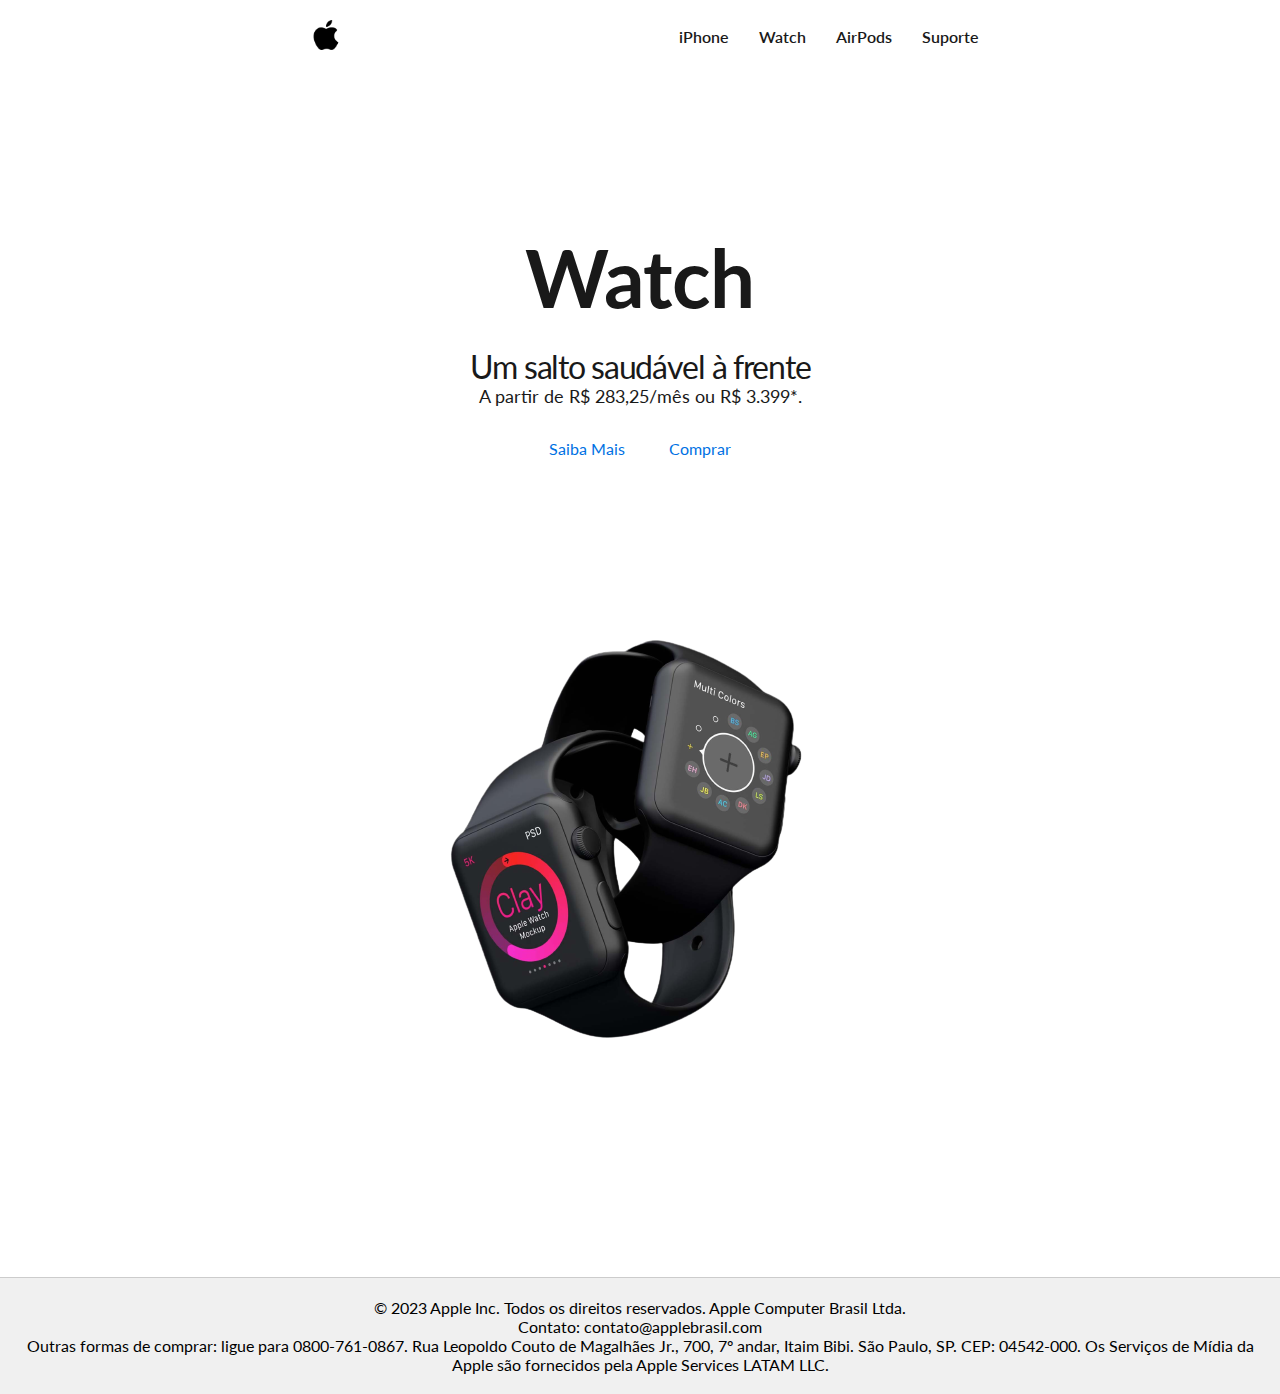
<file: index.html>
<!DOCTYPE html>
<html lang="pt-BR">
<head>
    <meta charset="UTF-8">
    <meta name="viewport" content="width=device-width, initial-scale=1.0">
    <link rel="preconnect" href="https://fonts.googleapis.com">
    <link rel="preconnect" href="https://fonts.gstatic.com" crossorigin>
    <link href="https://fonts.googleapis.com/css2?family=Lato:ital,wght@0,100;0,300;0,400;0,700;0,900;1,100;1,300;1,400;1,700;1,900&display=swap" rel="stylesheet">
    <link rel="stylesheet" href="./css/style.css">
    <title>Checkpoint-1</title>
</head>
<body>
    <header>
        <nav class="menu">
          <a href="index.html"
            ><img src="img/logo.png" alt="Logo Apple" class="logo" />
            <ul>
              <li><a href="iphone.html">iPhone</a></li>
              <li><a href="watch.html">Watch</a></li>
              <li><a href="airpods.html">AirPods</a></li>
              <li><a href="suporte.html">Suporte</a></li>
            </ul>
          </a>
        </nav>
      </header>
    <main>
        <section class="main-section">
            <div class="container">
                <div class="title">
                    <h1>Watch</h1>
                    <h2>Um salto saudável à frente</h2>
                    <p>A partir de R$ 283,25/mês ou R$ 3.399*.</p>
                </div>
                <div class="links">
                    <a href="watch.html" class="link">Saiba Mais</a>
                    <a href="watch.html" class="link">Comprar</a>
                </div>
            </div>
            <div class="main-img">
                <img src="img/apple watchbg.png" alt="apple watch">
            </div>
        </section>
    </main>
    <footer>
        <div class="footer">
            <p> &copy; 2023 Apple Inc. Todos os direitos reservados. Apple Computer Brasil Ltda.</p>
            <p>Contato: contato@applebrasil.com</p> 
            <p>Outras formas de comprar: ligue para 0800-761-0867. Rua Leopoldo Couto de Magalhães Jr., 700, 7º andar, Itaim Bibi. São Paulo, SP. CEP: 04542-000.
            Os Serviços de Mídia da Apple são fornecidos pela Apple Services LATAM LLC.</p>
        </div>
    </footer>
</body>
</html>
</file>
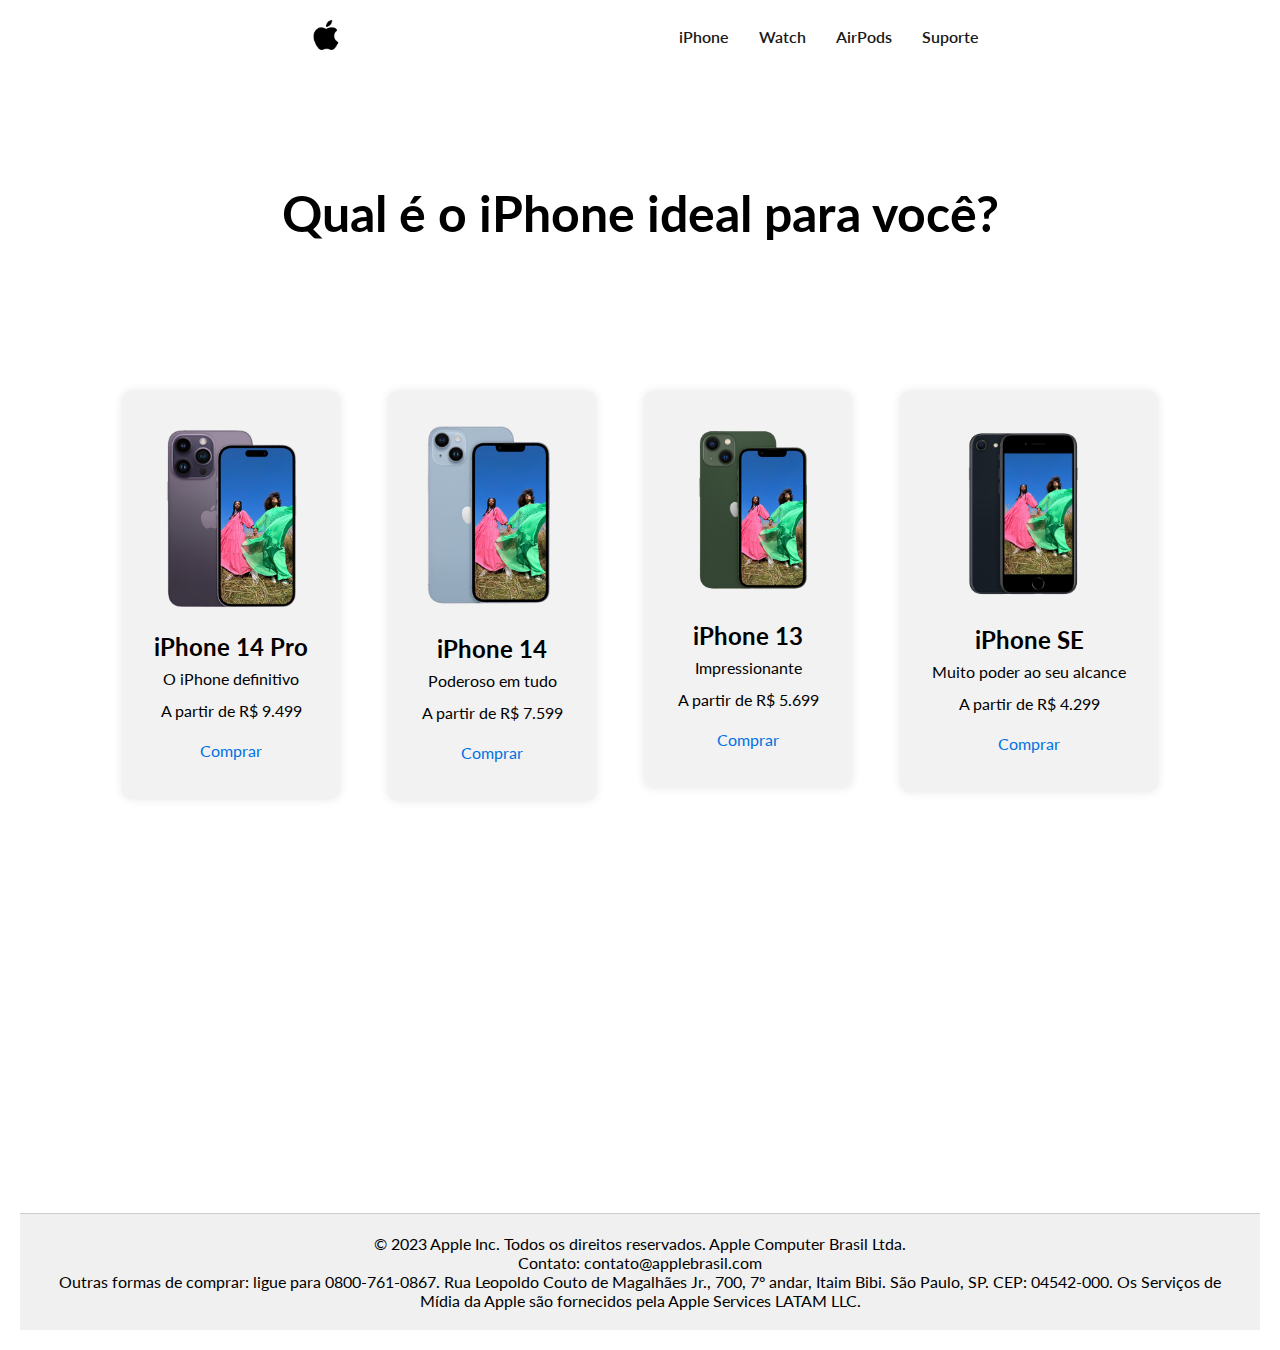
<file: iphone.html>
<!DOCTYPE html>
<html lang="pt-BR">
  <head>
    <meta charset="UTF-8" />
    <meta name="viewport" content="width=device-width, initial-scale=1.0" />
    <link rel="preconnect" href="https://fonts.googleapis.com" />
    <link rel="preconnect" href="https://fonts.gstatic.com" crossorigin />
    <link
      href="https://fonts.googleapis.com/css2?family=Lato:ital,wght@0,100;0,300;0,400;0,700;0,900;1,100;1,300;1,400;1,700;1,900&display=swap"
      rel="stylesheet"
    />
    <link rel="stylesheet" href="./css/iphone.css" />
    <title>Iphone-page</title>
  </head>
  <body>
    <header>
      <nav class="menu">
        <a href="index.html"
          ><img src="img/logo.png" alt="Logo Apple" class="logo" />
          <ul>
            <li><a href="iphone.html">iPhone</a></li>
            <li><a href="watch.html">Watch</a></li>
            <li><a href="airpods.html">AirPods</a></li>
            <li><a href="suporte.html">Suporte</a></li>
          </ul>
        </a>
      </nav>
    </header>
    <section>
      <h1>Qual é o iPhone ideal para você?</h1>
      <div class="container">
        <div class="content">
          <img src="img/iPhone pro.png" alt="iPhone 14 pro" />
          <h3>iPhone 14 Pro</h3>
          <span>O iPhone definitivo</span>
          <p>A partir de R$ 9.499</p>
          <a href="#">Comprar</a>
        </div>
        <div class="content">
          <img src="img/iphone-14.png" alt="iPhone 14" />
          <h3>iPhone 14</h3>
          <span>Poderoso em tudo</span>
          <p>A partir de R$ 7.599</p>
          <a href="#">Comprar</a>
        </div>
        <div class="content">
          <img src="img/iphone-13.png" alt="iPhone 13" />
          <h3>iPhone 13</h3>
          <span>Impressionante</span>
          <p>A partir de R$ 5.699</p>
          <a href="#">Comprar</a>
        </div>
        <div class="content">
          <img src="img/iphone-SE.png" alt="iPhone SE" />
          <h3>iPhone SE</h3>
          <span>Muito poder ao seu alcance</span>
          <p>A partir de R$ 4.299</p>
          <a href="#">Comprar</a>
        </div>
      </div>
    </section>
    <footer>
      <div class="footer">
          <p> &copy; 2023 Apple Inc. Todos os direitos reservados. Apple Computer Brasil Ltda.</p>
          <p>Contato: contato@applebrasil.com</p> 
          <p>Outras formas de comprar: ligue para 0800-761-0867. Rua Leopoldo Couto de Magalhães Jr., 700, 7º andar, Itaim Bibi. São Paulo, SP. CEP: 04542-000.
          Os Serviços de Mídia da Apple são fornecidos pela Apple Services LATAM LLC.</p>
      </div>
  </footer>
  </body>
</html>
</file>
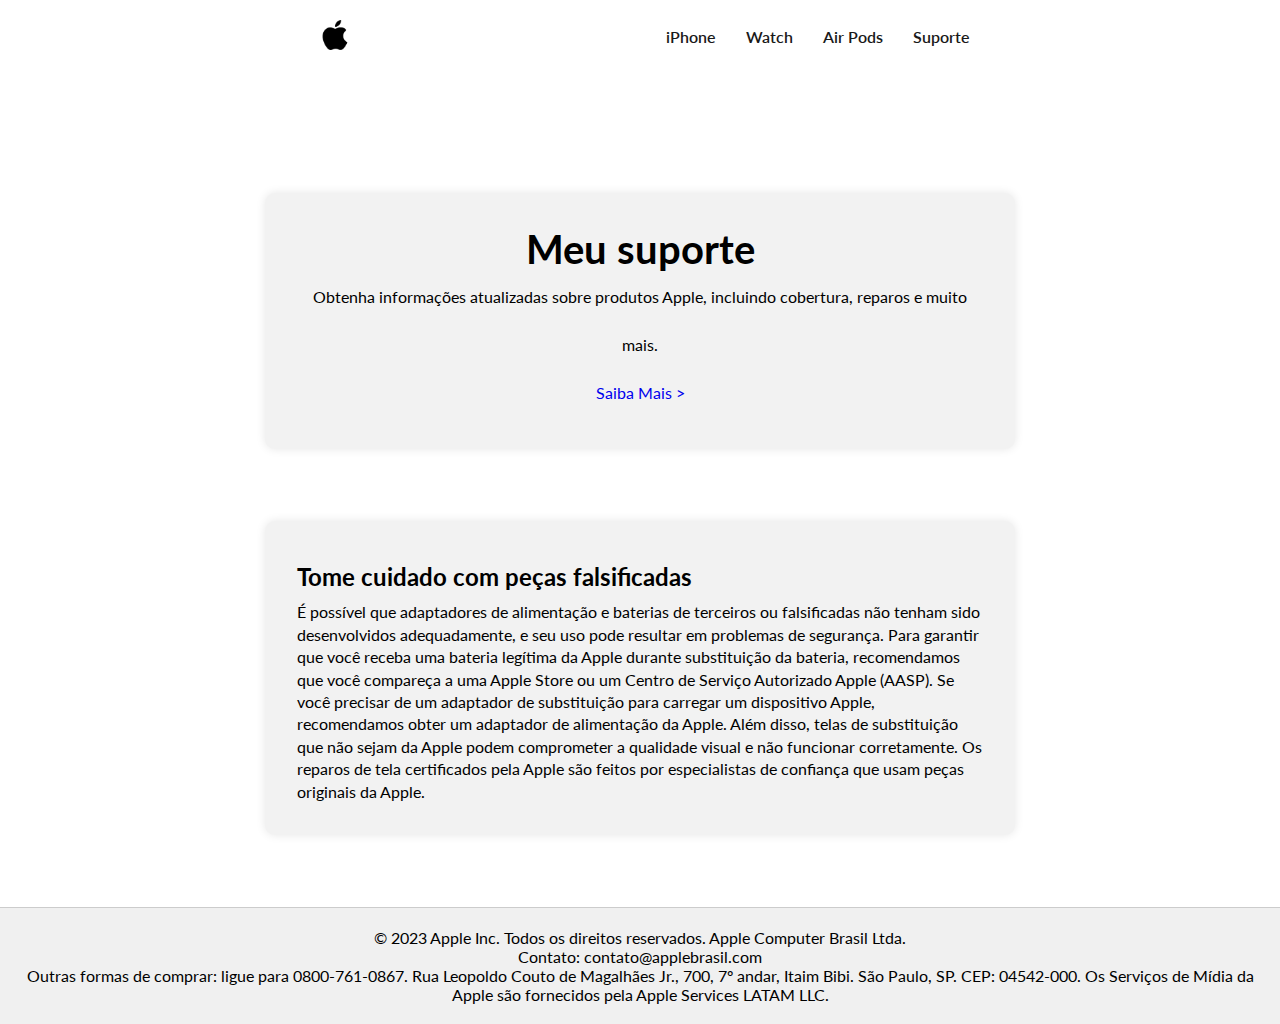
<file: suporte.html>
<!DOCTYPE html>
<html lang="pt-BR">
<head>
    <meta charset="UTF-8">
    <meta name="viewport" content="width=device-width, initial-scale=1.0">
    <link rel="preconnect" href="https://fonts.googleapis.com">
    <link rel="preconnect" href="https://fonts.gstatic.com" crossorigin>
    <link href="https://fonts.googleapis.com/css2?family=Lato:ital,wght@0,100;0,300;0,400;0,700;0,900;1,100;1,300;1,400;1,700;1,900&display=swap" rel="stylesheet">
    <link rel="stylesheet" href="./css/suporte.css">
    <title>Suporte-page</title>
</head>
<body>
    <header>
        <nav class="menu">
          <a href="index.html"
            ><img src="img/logo.png" alt="Logo da Apple" class="logo"
          /></a>
          <ul>
            <li><a href="iphone.html">iPhone</a></li>
            <li><a href="watch.html">Watch</a></li>
            <li><a href="airpods.html">Air Pods</a></li>
            <li><a href="suporte.html">Suporte</a></li>
          </ul>
        </nav>
      </header>
    <section>
        <div class="container">
            <div class="content">
              <h3>Meu suporte</h3>
              <p>Obtenha informações atualizadas sobre produtos Apple, incluindo cobertura, reparos e muito mais.</p>
              <a href="#">Saiba Mais ></a>
            </div>
        </div>
        <div class="container-text">
            <div class="content-text">
              <h3>Tome cuidado com peças falsificadas</h3>
              <p>É possível que adaptadores de alimentação e baterias de terceiros ou falsificadas não tenham sido desenvolvidos adequadamente, e seu uso pode resultar em problemas de segurança. Para garantir que você receba uma bateria legítima da Apple durante substituição da bateria, recomendamos que você compareça a uma Apple Store ou um Centro de Serviço Autorizado Apple (AASP). Se você precisar de um adaptador de substituição para carregar um dispositivo Apple, recomendamos obter um adaptador de alimentação da Apple.
                Além disso, telas de substituição que não sejam da Apple podem comprometer a qualidade visual e não funcionar corretamente. Os reparos de tela certificados pela Apple são feitos por especialistas de confiança que usam peças originais da Apple.</p>
            </div>
        </div>
    </section>
    <footer>
      <div class="footer">
          <p> &copy; 2023 Apple Inc. Todos os direitos reservados. Apple Computer Brasil Ltda.</p>
          <p>Contato: contato@applebrasil.com</p> 
          <p>Outras formas de comprar: ligue para 0800-761-0867. Rua Leopoldo Couto de Magalhães Jr., 700, 7º andar, Itaim Bibi. São Paulo, SP. CEP: 04542-000.
          Os Serviços de Mídia da Apple são fornecidos pela Apple Services LATAM LLC.</p>
      </div>
  </footer>
</body>
</html>
</file>
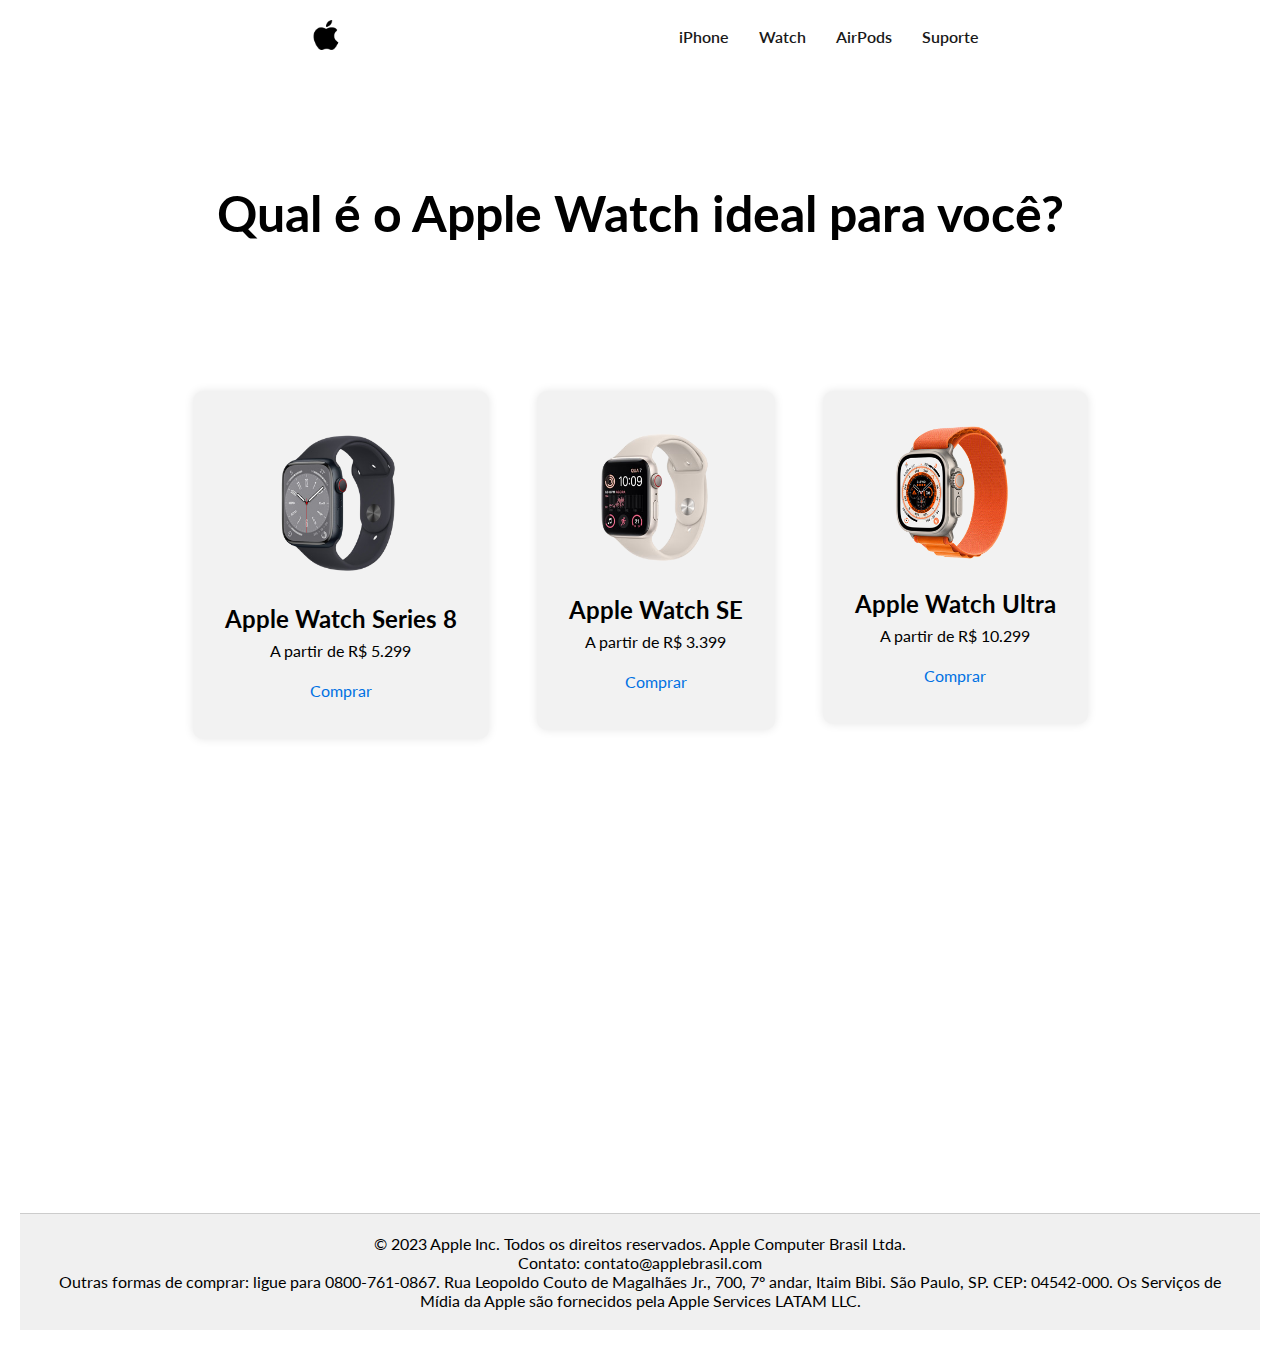
<file: watch.html>
<!DOCTYPE html>
<html lang="pt-BR">
<head>
    <meta charset="UTF-8">
    <meta name="viewport" content="width=device-width, initial-scale=1.0">
    <link rel="preconnect" href="https://fonts.googleapis.com">
    <link rel="preconnect" href="https://fonts.gstatic.com" crossorigin>
    <link href="https://fonts.googleapis.com/css2?family=Lato:ital,wght@0,100;0,300;0,400;0,700;0,900;1,100;1,300;1,400;1,700;1,900&display=swap" rel="stylesheet">
    <link rel="stylesheet" href="./css/watch.css">
    <title>Watch-page</title>
</head>
<body>
    <header>
        <nav class="menu">
          <a href="index.html"
            ><img src="img/logo.png" alt="Logo Apple" class="logo" />
            <ul>
              <li><a href="iphone.html">iPhone</a></li>
              <li><a href="watch.html">Watch</a></li>
              <li><a href="airpods.html">AirPods</a></li>
              <li><a href="suporte.html">Suporte</a></li>
            </ul>
          </a>
        </nav>
      </header>
      <section>
        <h1>Qual é o Apple Watch ideal para você?</h1>
        <div class="container">
          <div class="content">
            <img src="img/apple-watch-8.png" alt="Apple watch" />
            <h3>Apple Watch Series 8</h3>
            <p>A partir de R$ 5.299</p>
            <a href="#">Comprar</a>
          </div>
          <div class="content">
            <img src="img/apple-watch-SE.png" alt="Apple watch se" />
            <h3>Apple Watch SE</h3>
            <p>A partir de R$ 3.399</p>
            <a href="#">Comprar</a>
          </div>
          <div class="content">
            <img src="img/apple-watch-ultra.png" alt="Apple Watch Ultra" />
            <h3>Apple Watch Ultra</h3>
            <p>A partir de R$ 10.299</p>
            <a href="#">Comprar</a>
          </div>
        </div>
      </section>
      <footer>
        <div class="footer">
            <p> &copy; 2023 Apple Inc. Todos os direitos reservados. Apple Computer Brasil Ltda.</p>
            <p>Contato: contato@applebrasil.com</p> 
            <p>Outras formas de comprar: ligue para 0800-761-0867. Rua Leopoldo Couto de Magalhães Jr., 700, 7º andar, Itaim Bibi. São Paulo, SP. CEP: 04542-000.
            Os Serviços de Mídia da Apple são fornecidos pela Apple Services LATAM LLC.</p>
        </div>
    </footer>
</body>
</html>
</file>
<file: css/style.css>
:root {
    --color-primary: #191919;
    --color-secundary: #f2f2f2;
    --color-asset: #66bbff;
    --color-asset2: #0071e3;
    --bg-primary: #fff;
}

* {
    margin: 0;
    padding: 0;
    font-family: 'Lato', sans-serif;
    text-decoration: none;
    list-style: none;
    box-sizing: border-box;
}

header {
    padding: 20px 20px;
    top: 0;
    width: 100%;
}

.menu {
    display: flex;
    align-items: center;
    justify-content: space-evenly;
    margin: 0 -1rem;
}

.menu .logo {
    width: 50px;
}

.menu ul {
    display: flex;
    align-items: center;
    gap: 30px;
}

.menu ul li a {
    color: var(--color-primary);
    font-weight: 600;
    padding-bottom: 4px;
    transition: all 0.5s ease-in-out;
}

.menu ul li a:hover {
    color: grey;
    border-radius: 1px solid grey;
}
.container {
    max-width: 100%;
    margin: 0 auto;
    padding: 0 2rem;
}



.main-section {
    height: 70rem;
    margin-top: 4rem;
}

.title {
    color: var(--color-primary);
    text-align: center;
    padding-top: 5rem;
}

.title h1 {
    font-size: 5rem;
    line-height: 1.5;
    letter-spacing: -.05rem;
}

.title h2 {
    font-size: 2rem;
    margin-top: .6rem;
    letter-spacing: -.08rem;
    font-weight: 400;
}

.title p {
    font-size: 1.1rem;
}

.links {
    text-align: center;
    margin-top: 2rem;
}

.link {
    color: var(--color-asset2);
    font-size: 1rem;
    display: inline-block;
}

.link:nth-child(2) {
    margin-left: 2.5rem;
}

.link:hover {
    border-bottom: 2px solid var(--color-asset);
}

.main-img {
    display: flex;
    align-items: center;
    justify-content: center;
    margin-top: 10rem;
    max-width: 100%;
    padding: 0rem 10rem;
}

footer {
    background-color: #f0f0f0;
}

footer:before {
    content: "";
    display: block;
    border-bottom: 1px solid #ccc;
    margin-top: 20px; 
}

.footer {
    text-align: center;
    margin: auto;
    padding: 20px;  
    width: 100%;
}

@media (max-width: 768px) {
    .container {
        flex-direction: column;
        align-items: center;
        margin-top: 8rem;
    }

    .content {
        width: 90%;
    }
}
</file>
<file: css/iphone.css>
:root {
    --color-primary: #191919;
    --color-secundary: #f2f2f2;
    --color-asset: #66bbff;
    --color-asset2: #0071e3;
    --bg-primary: #fff;
}

* {
    margin: 0;
    padding: 0;
    font-family: 'Lato', sans-serif;
    text-decoration: none;
    list-style: none;
    box-sizing: border-box;
}

body {
    display: flex;
    flex-direction: column;
    min-height: 150vh;
    margin: 0;
}


header {
    padding: 20px 20px;
    top: 0;
    width: 100%;
}

.menu {
    display: flex;
    align-items: center;
    justify-content: space-evenly;
    margin: 0 -1rem;
}

.menu .logo {
    width: 50px;
}

.menu ul {
    display: flex;
    align-items: center;
    gap: 30px;
}

.menu ul li a {
    color: var(--color-primary);
    font-weight: 600;
    padding-bottom: 4px;
    transition: all 0.5s ease-in-out;
}

.menu ul li a:hover {
    color: grey;
    border-radius: 1px solid grey;
}

section h1 {
    text-align: center;
    margin-top: 110px;
    font-size: 50px
}


.container {
    display: flex;
    align-items: center;
    justify-content: center;
    padding: 20px 20px;
    gap: 3rem;
    margin-top: 8rem; 
    flex: 1;
    display: flex;
    flex-wrap: wrap;
    justify-content: center;
    align-items: flex-start;
    padding: 20px;
}

.content {
    text-align: center;
    margin-bottom: 2rem; 
    padding: 2rem; 
    background-color: var(--color-secundary); 
    border-radius: 10px; 
    box-shadow: 0 0 10px rgba(0, 0, 0, 0.1);
    line-height: 2rem;
}

.content img {
    max-width: 100%;
    width: 9rem;
    margin-bottom: 1vh;
}

.content h3 {
    font-size: 1.5rem;
}

.content span {
    font-size: 1rem;
    margin-bottom: 0.6rem;
}

.content p {
    margin-bottom: 0.5rem;
}

.content a {
    color: var(--color-asset2);
    margin-bottom: 0.5rem;
}

footer {
    margin-top: auto;
    padding: 20px;
}

footer:before {
    content: "";
    display: block;
    border-bottom: 1px solid #ccc;
    margin-top: 20px;
}

.footer {
    text-align: center; 
    margin: auto;
    padding: 20px;  
    width: 100%;
    background-color: #f0f0f0;
}

footer {
    padding: 20px;
    text-align: center;
  }

@media (max-width: 768px) {
    .container {
        flex-direction: column;
        align-items: center;
        margin-top: 8rem;
    }

    .content {
        width: 90%;
    }
}
</file>
<file: css/suporte.css>
:root {
    --color-primary: #191919;
    --color-secundary: #f2f2f2;
    --color-asset: #66bbff;
    --color-asset2: #0071e3;
    --bg-primary: #fff;
}

* {
    margin: 0;
    padding: 0;
    font-family: 'Lato', sans-serif;
    text-decoration: none;
    list-style: none;
    box-sizing: border-box;
}

header {
    padding: 20px 20px;
    top: 0;
    width: 100%;
}

.menu {
    display: flex;
    align-items: center;
    justify-content: space-evenly;
    margin: 0 -1rem;
}

.menu .logo {
    width: 50px;
}

.menu ul {
    display: flex;
    align-items: center;
    gap: 30px;
}

.menu ul li a {
    color: var(--color-primary);
    font-weight: 600;
    padding-bottom: 4px;
    transition: all 0.5s ease-in-out;
}

.menu ul li a:hover {
    color: grey;
    border-radius: 1px solid grey;
}

.container {
    display: flex;
    align-items: center;
    justify-content: center;
    padding: 20px 20px;
    margin-top: 100px;
}

.content {
    text-align: center;
    margin-bottom: 2rem; 
    padding: 2rem; 
    background-color: var(--color-secundary); 
    border-radius: 10px; 
    box-shadow: 0 0 10px rgba(0, 0, 0, 0.1);
    line-height: 3rem;
    width: 750px;
    max-width: 100%;
}

.container-text {
    display: flex;
    align-items: center;
    justify-content: center;
    padding: 20px 20px;
}

.content-text {
    margin-bottom: 2rem; 
    padding: 2rem; 
    background-color: var(--color-secundary); 
    border-radius: 10px; 
    box-shadow: 0 0 10px rgba(0, 0, 0, 0.1);
    line-height: 1.4rem;
    width: 750px;
    max-width: 100%;
}

.content h3 {
    font-size: 2.5rem;
}

.content-text h3 {
    font-size: 1.5rem;
    line-height: 3rem;
}

footer {
    background-color: #f0f0f0;
}

footer:before {
    content: "";
    display: block;
    border-bottom: 1px solid #ccc;
    margin-top: 20px; 
}

.footer {
    text-align: center;
    margin: auto; 
    padding: 20px;     
    width: 100%;
}


@media (max-width: 768px) {
    .container {
        flex-direction: column;
        align-items: center;
        margin-top: 8rem;
    }

    .content {
        width: 100%;
    }

    .content-text {
        width: 100%;
        line-height: 1.8rem;
    }

    .content-text h3 {
        font-size: 1.5rem;
        line-height: 2.2rem;
    }
}
</file>
<file: css/watch.css>
:root {
    --color-primary: #191919;
    --color-secundary: #f2f2f2;
    --color-asset: #66bbff;
    --color-asset2: #0071e3;
    --bg-primary: #fff;
}

* {
    margin: 0;
    padding: 0;
    font-family: 'Lato', sans-serif;
    text-decoration: none;
    list-style: none;
    box-sizing: border-box;
}

body {
    display: flex;
    flex-direction: column;
    min-height: 150vh;
    margin: 0;
}


header {
    padding: 20px 20px;
    top: 0;
    width: 100%;
}

.menu {
    display: flex;
    align-items: center;
    justify-content: space-evenly;
    margin: 0 -1rem;
}

.menu .logo {
    width: 50px;
}

.menu ul {
    display: flex;
    align-items: center;
    gap: 30px;
}

.menu ul li a {
    color: var(--color-primary);
    font-weight: 600;
    padding-bottom: 4px;
    transition: all 0.5s ease-in-out;
}

.menu ul li a:hover {
    color: grey;
    border-radius: 1px solid grey;
}

section h1 {
    text-align: center;
    margin-top: 110px;
    font-size: 50px
}


.container {
    display: flex;
    align-items: center;
    justify-content: center;
    padding: 20px 20px;
    gap: 3rem;
    margin-top: 8rem; 
    flex: 1;
    display: flex;
    flex-wrap: wrap;
    justify-content: center;
    align-items: flex-start;
    padding: 20px;
}

.content {
    text-align: center;
    margin-bottom: 2rem; 
    padding: 2rem; 
    background-color: var(--color-secundary); 
    border-radius: 10px; 
    box-shadow: 0 0 10px rgba(0, 0, 0, 0.1);
    line-height: 2rem;
}

.content img {
    max-width: 100%;
    width: 9rem;
    margin-bottom: 1vh;
}

.content h3 {
    font-size: 1.5rem;
}

.content span {
    font-size: 1rem;
    margin-bottom: 0.6rem;
}

.content p {
    margin-bottom: 0.5rem;
}

.content a {
    color: var(--color-asset2);
    margin-bottom: 0.5rem;
}

footer {
    margin-top: auto;
    padding: 20px;
}

footer:before {
    content: "";
    display: block;
    border-bottom: 1px solid #ccc;
    margin-top: 20px;
}

.footer {
    text-align: center; 
    margin: auto;
    padding: 20px;  
    width: 100%;
    background-color: #f0f0f0;
}

footer {
    padding: 20px;
    text-align: center;
  }

@media (max-width: 768px) {
    .container {
        flex-direction: column;
        align-items: center;
        margin-top: 8rem;
    }

    .content {
        width: 90%;
    }
}
</file>
